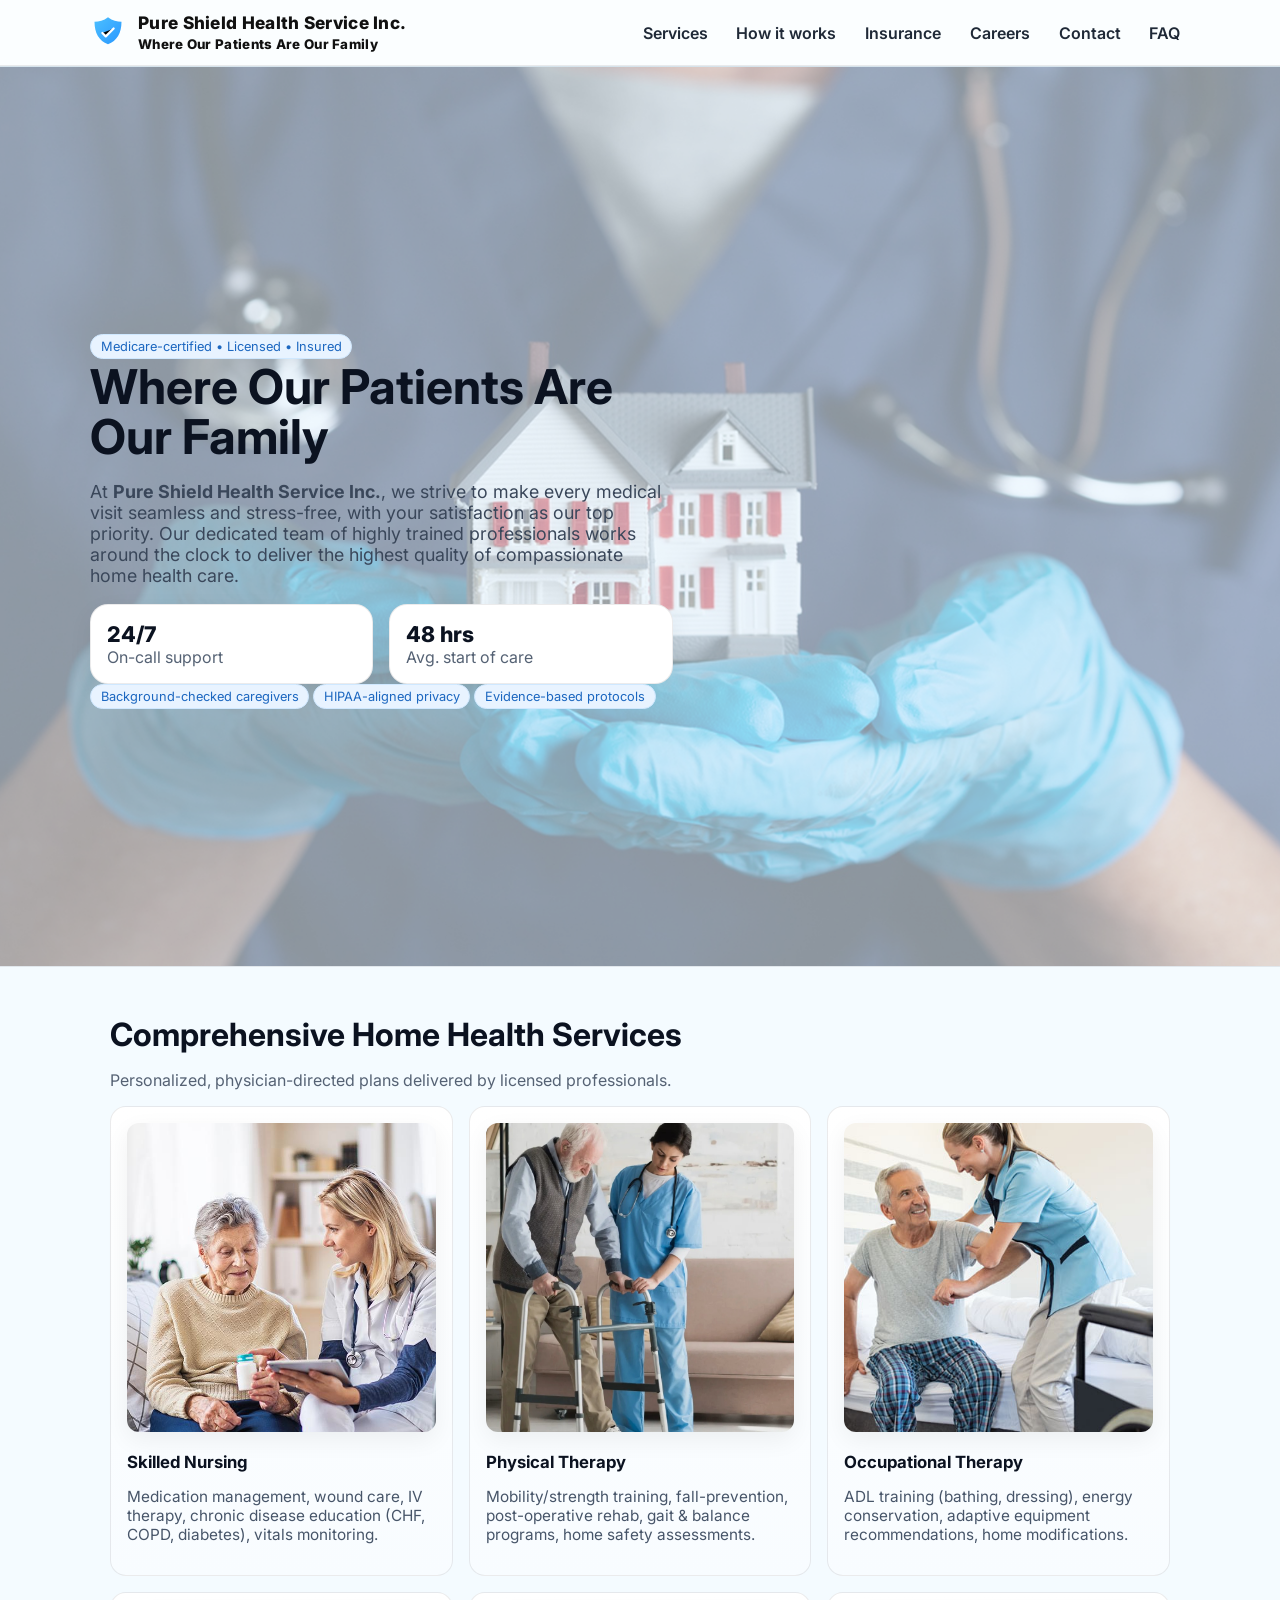
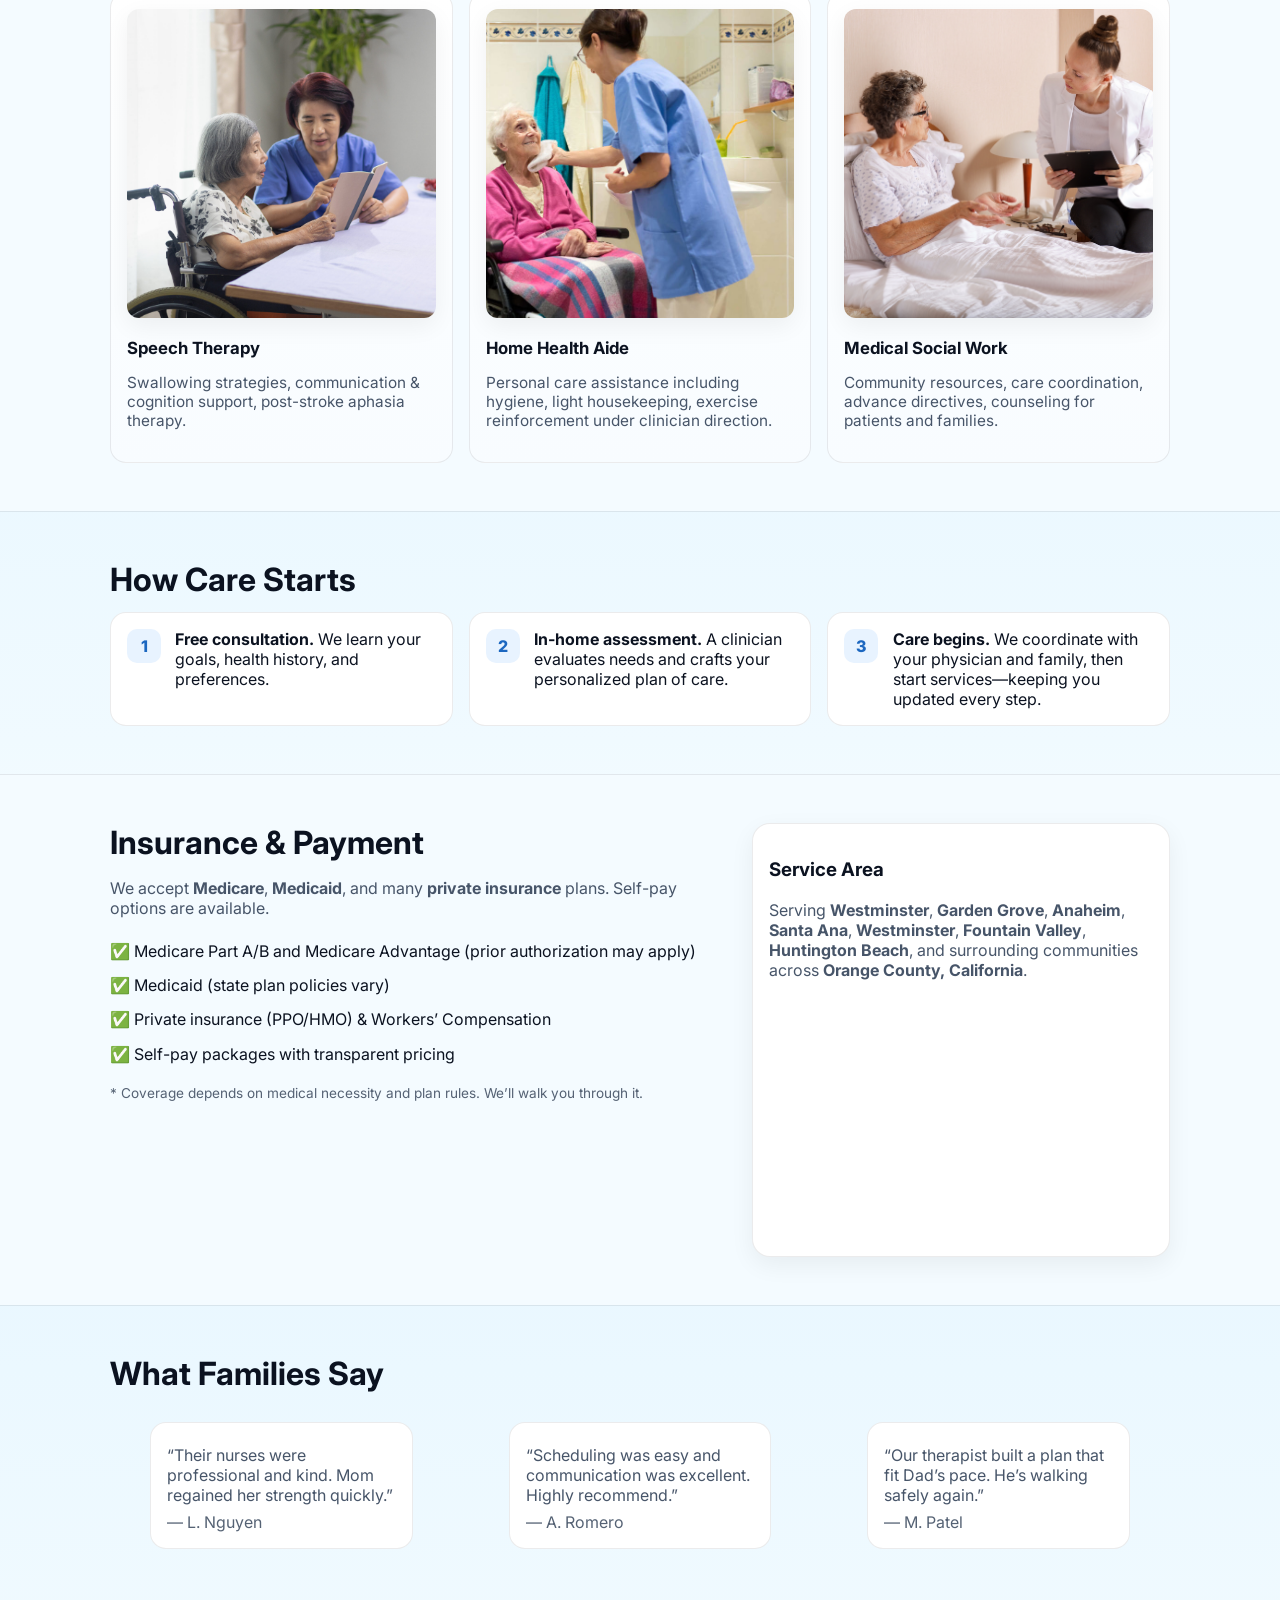
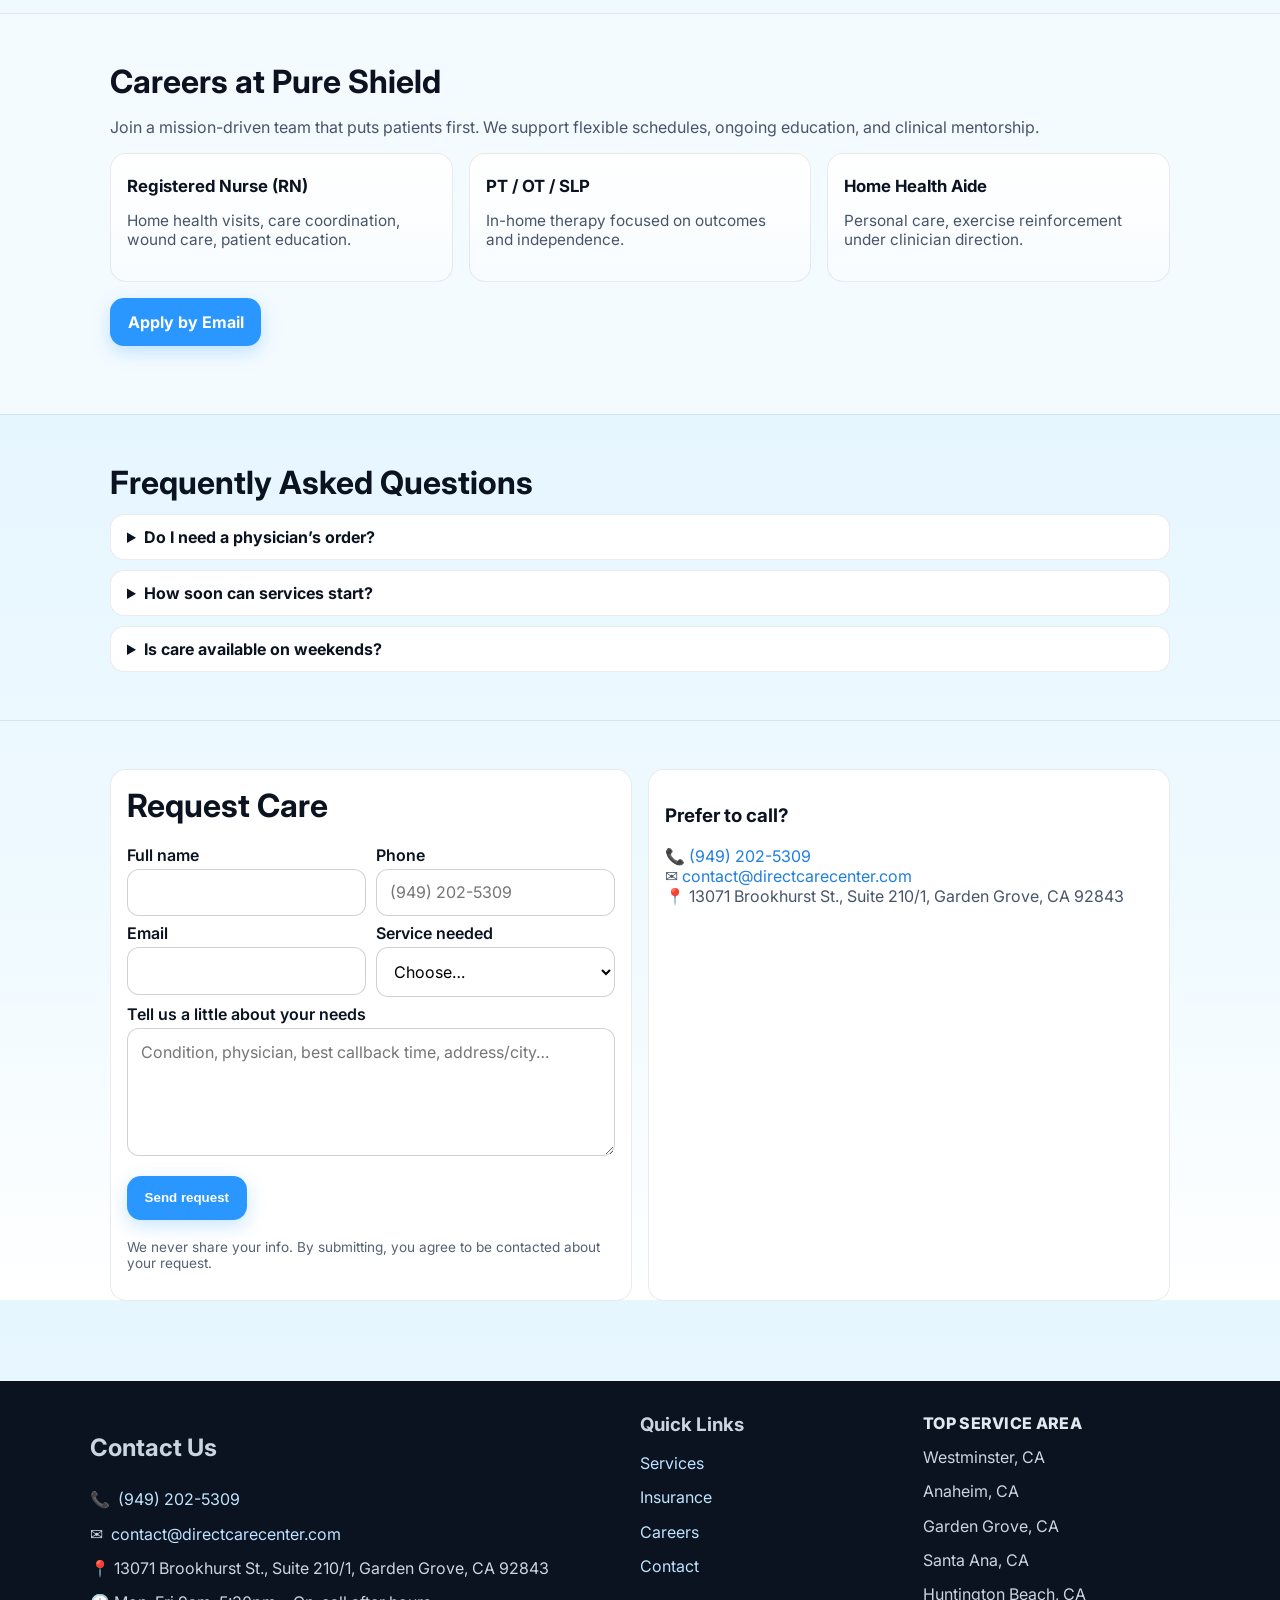
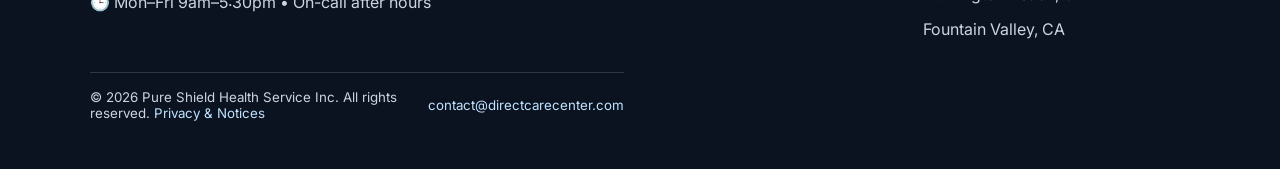
<file: index.html>
<!doctype html>
<html lang="en">
<head>
  <meta charset="utf-8" />
  <meta name="viewport" content="width=device-width, initial-scale=1" />
  <title>Pure Shield Health Service Inc. — Home Health Care</title>
  <meta name="description" content="Pure Shield Health Service Inc. provides compassionate, high-quality home health care: skilled nursing, therapy, chronic care, post-surgery recovery, and more." />
  <meta name="theme-color" content="#e6f6ff" />
  <link rel="preconnect" href="https://fonts.googleapis.com" />
  <link rel="preconnect" href="https://fonts.gstatic.com" crossorigin />
  <link href="https://fonts.googleapis.com/css2?family=Inter:wght@400;500;600;700;800&display=swap" rel="stylesheet" />
  <link rel="stylesheet" href="style.css" />
</head>
<body>
  <a href="#main" class="skip">Skip to content</a>

  <!-- Header / Nav -->
  <header>
    <div class="container nav" id="nav">
      <a href="#" class="brand" aria-label="Pure Shield Health Service Inc. home">
        <svg class="logo" viewBox="0 0 64 64" aria-hidden="true">
          <defs>
            <linearGradient id="g" x1="0" y1="0" x2="1" y2="1">
              <stop offset="0%" stop-color="#4cc0ff"/>
              <stop offset="100%" stop-color="#2997ff"/>
            </linearGradient>
          </defs>
          <path d="M32 4c8 6 16 8 24 8 0 20-8 34-24 40C16 46 8 32 8 12c8 0 16-2 24-8z" fill="url(#g)"/>
          <path d="M22 32l6 6 14-14" stroke="#fff" stroke-width="4" stroke-linecap="round" stroke-linejoin="round"/>
        </svg>
        <div>
          <div class="brand-name">Pure Shield Health Service Inc.</div>
          <small>Where Our Patients Are Our Family</small>
        </div>
      </a>

      <nav class="nav-links" aria-label="Primary">
        <a href="#services">Services</a>
        <a href="#about">How it works</a>
        <a href="#insurance">Insurance</a>
        <a href="#careers">Careers</a>
        <a href="#contact">Contact</a>
        <a href="#faq">FAQ</a>
      </nav>

      <button class="mobile-toggle" id="mobileToggle" aria-label="Toggle navigation">
        <svg width="28" height="28" viewBox="0 0 24 24" fill="none" stroke="currentColor" stroke-width="2"
             stroke-linecap="round" stroke-linejoin="round" aria-hidden="true">
          <line x1="3" y1="12" x2="21" y2="12"/>
          <line x1="3" y1="6" x2="21" y2="6"/>
          <line x1="3" y1="18" x2="21" y2="18"/>
        </svg>
      </button>
    </div>
  </header>

  <main id="main">
    <!-- HERO -->
    <section class="hero">
      <div class="container wrap">
        <div>
          <span class="badge">Medicare-certified • Licensed • Insured</span>
          <h1>Where Our Patients Are Our Family</h1>
          <p class="lead">
            At <strong>Pure Shield Health Service Inc.</strong>, we strive to make every medical visit seamless and stress-free, with your satisfaction as our top priority. 
            Our dedicated team of highly trained professionals works around the clock to deliver the highest quality of compassionate home health care.
          </p>
          <!-- <div class="cta-row">
            <a class="btn" href="#contact">Schedule a Free Assessment</a>
            <a class="btn secondary" href="tel:+19492025309">Call: (949) 202-5309</a>
          </div> -->

          <div class="hero-cards">
            <div class="card"><div class="k">24/7</div><div class="muted">On-call support</div></div>
            <div class="card"><div class="k">48 hrs</div><div class="muted">Avg. start of care</div></div>
            <!-- <div class="card"><div class="k">250+</div><div class="muted">Patients served</div></div> -->
          </div>

          <div class="trust">
            <span class="badge">Background-checked caregivers</span>
            <span class="badge">HIPAA-aligned privacy</span>
            <span class="badge">Evidence-based protocols</span>
          </div>
        </div>

        <!-- <figure class="hero-img">
          <img src="https://images.unsplash.com/photo-1580281657527-47f249e8f88b?q=80&w=1200&auto=format&fit=crop"
               alt="Nurse supporting an elderly patient at home">
        </figure> -->
      </div>
    </section>

<!-- SERVICES -->
<section id="services">
  <div class="container">
    <h2>Comprehensive Home Health Services</h2>
    <p class="muted">Personalized, physician-directed plans delivered by licensed professionals.</p>

    <div class="grid cols-3">
      <div class="service">
        <img src="./images/RN.jpg" alt="Skilled Nursing">
        <h3>Skilled Nursing</h3>
        <p>Medication management, wound care, IV therapy, chronic disease education (CHF, COPD, diabetes), vitals monitoring.</p>
      </div>
      <div class="service">
        <img src="./images/PT.jpg" alt="Physical Therapy">
        <h3>Physical Therapy</h3>
        <p>Mobility/strength training, fall-prevention, post-operative rehab, gait & balance programs, home safety assessments.</p>
      </div>
      <div class="service">
        <img src="./images/OT.jpg" alt="Occupational Therapy">
        <h3>Occupational Therapy</h3>
        <p>ADL training (bathing, dressing), energy conservation, adaptive equipment recommendations, home modifications.</p>
      </div>
      <div class="service">
        <img src="./images/ST.jpeg" alt="Speech Therapy">
        <h3>Speech Therapy</h3>
        <p>Swallowing strategies, communication & cognition support, post-stroke aphasia therapy.</p>
      </div>
      <div class="service">
        <img src="./images/HHA.jpg" alt="Home Health Aide">
        <h3>Home Health Aide</h3>
        <p>Personal care assistance including hygiene, light housekeeping, exercise reinforcement under clinician direction.</p>
      </div>
      <div class="service">
        <img src="./images/SSW.jpg" alt="Medical Social Work">
        <h3>Medical Social Work</h3>
        <p>Community resources, care coordination, advance directives, counseling for patients and families.</p>
      </div>
    </div>
  </div>
</section>


    <!-- HOW IT WORKS -->
    <section id="about">
      <div class="container">
        <h2>How Care Starts</h2>
        <div class="steps">
          <div class="step"><div class="num">1</div><div><strong>Free consultation.</strong> We learn your goals, health history, and preferences.</div></div>
          <div class="step"><div class="num">2</div><div><strong>In-home assessment.</strong> A clinician evaluates needs and crafts your personalized plan of care.</div></div>
          <div class="step"><div class="num">3</div><div><strong>Care begins.</strong> We coordinate with your physician and family, then start services—keeping you updated every step.</div></div>
        </div>
      </div>
    </section>

    <!-- INSURANCE -->
    <section id="insurance">
      <div class="container ins">
        <div>
          <h2>Insurance & Payment</h2>
          <p>We accept <strong>Medicare</strong>, <strong>Medicaid</strong>, and many <strong>private insurance</strong> plans. Self-pay options are available.</p>
          <ul class="list">
            <li>✅ Medicare Part A/B and Medicare Advantage (prior authorization may apply)</li>
            <li>✅ Medicaid (state plan policies vary)</li>
            <li>✅ Private insurance (PPO/HMO) & Workers’ Compensation</li>
            <li>✅ Self-pay packages with transparent pricing</li>
          </ul>
          <p class="help">* Coverage depends on medical necessity and plan rules. We’ll walk you through it.</p>
        </div>

        <div class="card">
          <h3>Service Area</h3>
          <p>Serving <strong>Westminster</strong>, <strong>Garden Grove</strong>, <strong>Anaheim</strong>, <strong>Santa Ana</strong>, <strong>Westminster</strong>, <strong>Fountain Valley</strong>, <strong>Huntington Beach</strong>, and surrounding communities across <strong>Orange County, California</strong>.</p>
          <!-- Optional Google Map: replace CITY and API key if you want to use it -->
          <iframe 
              src="https://www.google.com/maps/embed?pb=!1m18!1m12!1m3!1d3311.657529319314!2d-117.940565!3d33.773905!2m3!1f0!2f0!3f0!3m2!1i1024!2i768!4f13.1!3m3!1m2!1s0x80dd2b726b8f0a43%3A0x7e97a8a4a4b4f2f!2sGarden%20Grove%2C%20CA!5e0!3m2!1sen!2sus!4v1693298290203"
              width="100%" height="240" style="border:0;border-radius:12px;" allowfullscreen="" loading="lazy">
            </iframe>

        </div>
      </div>
    </section>

    <!-- TESTIMONIALS -->
    <section>
      <div class="container">
        <h2>What Families Say</h2>
        <div class="testimonials">
          <figure class="quote">
            <p>“Their nurses were professional and kind. Mom regained her strength quickly.”</p>
            <figcaption class="muted">— L. Nguyen</figcaption>
          </figure>
          <figure class="quote">
            <p>“Scheduling was easy and communication was excellent. Highly recommend.”</p>
            <figcaption class="muted">— A. Romero</figcaption>
          </figure>
          <figure class="quote">
            <p>“Our therapist built a plan that fit Dad’s pace. He’s walking safely again.”</p>
            <figcaption class="muted">— M. Patel</figcaption>
          </figure>
        </div>
      </div>
    </section>

    <!-- CAREERS -->
    <section id="careers">
      <div class="container">
        <h2>Careers at Pure Shield</h2>
        <p>Join a mission-driven team that puts patients first. We support flexible schedules, ongoing education, and clinical mentorship.</p>
        <div class="grid cols-3">
          <div class="service"><h3>Registered Nurse (RN)</h3><p>Home health visits, care coordination, wound care, patient education.</p></div>
          <div class="service"><h3>PT / OT / SLP</h3><p>In-home therapy focused on outcomes and independence.</p></div>
          <div class="service"><h3>Home Health Aide</h3><p>Personal care, exercise reinforcement under clinician direction.</p></div>
        </div>
        <div class="cta-row">
          <a class="btn" href="mailto:contact@directcarecenter.com">Apply by Email</a>
          <!-- <a class="btn secondary" href="#contact">Ask About Openings</a> -->
        </div>
      </div>
    </section>

    <!-- FAQ -->
    <section id="faq">
      <div class="container">
        <h2>Frequently Asked Questions</h2>
        <div class="faq">
          <details>
            <summary>Do I need a physician’s order?</summary>
            <p>Most home health services require a physician’s order and a qualifying medical need. We’ll coordinate with your provider.</p>
          </details>
          <details>
            <summary>How soon can services start?</summary>
            <p>Many patients begin within 24–72 hours after insurance verification and physician approval.</p>
          </details>
          <details>
            <summary>Is care available on weekends?</summary>
            <p>Yes. Visit schedules are based on clinical needs. After-hours on-call support is available.</p>
          </details>
        </div>
      </div>
    </section>
  </main>

  <section id="contact">
  <div class="container contact">
    <!-- Form card -->
    <div class="contact-card">
      <h2>Request Care</h2>

      <form id="contactForm" novalidate>
        <div class="row">
          <div>
            <label for="name">Full name</label>
            <input id="name" name="name" autocomplete="name" required />
            <div class="error" data-error-for="name"></div>
          </div>

          <div>
            <label for="phone">Phone</label>
            <input id="phone" name="phone" inputmode="tel" placeholder="(949) 202-5309" required />
            <div class="error" data-error-for="phone"></div>
          </div>
        </div>

        <div class="row">
          <div>
            <label for="email">Email</label>
            <input id="email" name="email" type="email" autocomplete="email" required />
            <div class="error" data-error-for="email"></div>
          </div>

          <div>
            <label for="service">Service needed</label>
            <select id="service" name="service" required>
              <option value="">Choose…</option>
              <option>Skilled Nursing</option>
              <option>Physical Therapy</option>
              <option>Occupational Therapy</option>
              <option>Speech Therapy</option>
              <option>Home Health Aide</option>
              <option>Medical Social Work</option>
            </select>
            <div class="error" data-error-for="service"></div>
          </div>
        </div>

        <label for="message">Tell us a little about your needs</label>
        <textarea id="message" name="message" rows="5" placeholder="Condition, physician, best callback time, address/city…"></textarea>

        <!-- Honeypot for spam bots (leave blank) -->
        <input type="text" name="website" class="hide" tabindex="-1" autocomplete="off" />

        <!-- Optional metadata -->
        <input type="hidden" name="_subject" value="New Home Health Inquiry" />
        <input type="hidden" name="source" value="Website contact form" />

        <div class="cta-row">
          <button class="btn" type="submit">Send request</button>
          <span id="formStatus" class="help hide">Sending…</span>
        </div>
      </form>

      <p class="help">We never share your info. By submitting, you agree to be contacted about your request.</p>
    </div>

    <!-- Helpful contact card -->
    <div class="contact-card">
      <h3>Prefer to call?</h3>
      <p>
        📞 <a href="tel:+19492025309">(949) 202-5309</a><br/>
        ✉️ <a href="mailto:contact@directcarecenter.com">contact@directcarecenter.com</a><br/>
        📍 13071 Brookhurst St., Suite 210/1, Garden Grove, CA 92843
      </p>
    </div>
  </div>
</section>

  <!-- Footer -->
  <footer id="site-footer">
    <div class="container foot">
      <div>
        <h2>Contact Us</h2>
          <ul class="list">
            <li>📞 <a href="tel:+19492025309">(949) 202-5309</a></li>
            <li>✉️ <a href="mailto:contact@directcarecenter.com">contact@directcarecenter.com</a></li>
            <li>📍 13071 Brookhurst St., Suite 210/1, Garden Grove, CA 92843</li>
            <li>🕒 Mon–Fri 9am–5:30pm • On-call after hours</li>
          </ul>
      </div>

      <div>
        <h3 class="foot-h">Quick Links</h3>
        <ul class="list">
          <li><a href="#services">Services</a></li>
          <li><a href="#insurance">Insurance</a></li>
          <li><a href="#careers">Careers</a></li>
          <li><a href="#contact">Contact</a></li>
        </ul>
      </div>

      <!-- <div>
        <h3 class="foot-h">Newsletter</h3>
        <form class="sub" id="newsletter">
          <input type="email" placeholder="you@example.com" aria-label="Email" required />
          <button class="btn" type="submit">Sign up</button>
        </form>
        <small>We send occasional updates. Unsubscribe anytime.</small>
      </div> -->

      <div class="foot-h">
      <div>
        <div class="brand brand-footer">
          <div>
            <div>TOP SERVICE AREA</div>
          </div>
        </div>
        <ul class="list">
          <li>Westminster, CA</li>
          <li>Anaheim, CA</li>
          <li>Garden Grove, CA</li>
          <li>Santa Ana, CA</li>
          <li>Huntington Beach, CA</li>
          <li>Fountain Valley, CA</li>
        </ul>
      </div>
    </div>

    <div class="container end">
      <small>© <span id="year"></span> Pure Shield Health Service Inc. All rights reserved. <a href="#" id="openPrivacy">Privacy & Notices</a></small>
      <small><a href="mailto:contact@directcarecenter.com">contact@directcarecenter.com</a></small>
    </div>
  </footer>

  <!-- Privacy Modal -->
  <dialog id="privacyDialog" class="modal">
    <div class="modal-head">
      <h3>Privacy & Non-Discrimination Notice</h3>
    </div>
    <div class="modal-body">
      <p>We protect your personal health information in alignment with HIPAA. We do not discriminate on the basis of race, color, national origin, age, disability, or sex. Language assistance services are available.</p>
      <p class="help">Replace this text with your official policies and contact for grievances.</p>
    </div>
    <div class="modal-foot">
      <button class="btn secondary" id="closePrivacy">Close</button>
    </div>
  </dialog>

  <script>
  // Mobile nav
  const nav = document.getElementById('nav');
  document.getElementById('mobileToggle').addEventListener('click', () => {
    nav.classList.toggle('is-open');
  });

  // Year stamp
  document.getElementById('year').textContent = new Date().getFullYear();

  // Privacy modal
  const dialog = document.getElementById('privacyDialog');
  document.getElementById('openPrivacy').addEventListener('click', (e)=>{e.preventDefault(); dialog.showModal();});
  document.getElementById('closePrivacy').addEventListener('click', ()=> dialog.close());

  // ---------- Contact form (AJAX to Formspree) ----------
  const f = document.getElementById('contactForm');
  const status = document.getElementById('formStatus');
  const setErr = (id,msg)=>{ const el = document.querySelector(`[data-error-for="${id}"]`); if(el){el.textContent = msg||'';} };

  if (f) {
    f.addEventListener('submit', async (e) => {
      e.preventDefault();
      status.classList.remove('hide');
      status.textContent = 'Sending…';

      // basic validation
      let ok = true;
      const name = f.name.value.trim();
      const phone = f.phone.value.trim();
      const email = f.email.value.trim();
      const service = f.service.value;

      setErr('name',''); setErr('phone',''); setErr('email',''); setErr('service','');

      if (!name){ setErr('name','Please enter a name.'); ok=false; }
      if (!/\d{3}.*\d{3}.*\d{4}/.test(phone)){ setErr('phone','Please enter a valid phone.'); ok=false; }
      if (!/^[^\s@]+@[^\s@]+\.[^\s@]+$/.test(email)){ setErr('email','Please enter a valid email.'); ok=false; }
      if (!service){ setErr('service','Please choose a service.'); ok=false; }

      // honeypot (anti-spam)
      if (f.website && f.website.value){ return; }

      if (!ok){ status.classList.add('hide'); return; }

      try {
        // 🔁 REPLACE with your Formspree endpoint ID
        const FORM_ENDPOINT = 'https://formspree.io/f/mvgbjkwn'; // <-- put your ID here

        const data = new FormData(f);
        const resp = await fetch(FORM_ENDPOINT, {
          method: 'POST',
          headers: { 'Accept': 'application/json' },
          body: data
        });

        if (resp.ok) {
          status.textContent = 'Request sent! We will contact you shortly.';
          f.reset();
        } else {
          const j = await resp.json().catch(()=> ({}));
          status.textContent = j?.errors?.[0]?.message || 'Something went wrong. Please call or email us.';
        }
      } catch {
        status.textContent = 'Network error. Please call or email us.';
      } finally {
        setTimeout(()=> status.classList.add('hide'), 4000);
      }
    });
  }

  // Protect newsletter handler if the form is commented out
  const newsletter = document.getElementById('newsletter');
  if (newsletter) {
    newsletter.addEventListener('submit', (e)=>{
      e.preventDefault();
      alert('Thanks for subscribing!');
      e.target.reset();
    });
  }
</script>
</body>
</html>
</file>
<file: style.css>
:root{
  /* Light blue theme */
  --bg: #e6f6ff;            /* page background */
  --bg-accent: #f4fbff;     /* panels/sections */
  --ink: #0b1220;           /* near-black text */
  --muted: #556274;         /* muted text */
  --brand: #2997ff;         /* primary blue */
  --brand-500: #4cc0ff;     /* lighter blue */
  --brand-600: #1f7fe0;     /* darker blue */
  --ring: rgba(41,151,255,.35);
  --card: #ffffff;
  --border: rgba(2,6,23,.08);
  --shadow: 0 8px 24px rgba(2,6,23,.06);
  --danger: #d11e27;
}

*{box-sizing:border-box}
html,body{height:100%}
body{
  margin:0;
  font-family:Inter,system-ui,-apple-system,Segoe UI,Roboto,Arial,sans-serif;
  color:var(--ink);
  background:linear-gradient(180deg, var(--bg) 0%, #f0faff 60%, #ffffff 100%);
}

img{max-width:100%;height:auto}
a{color:var(--brand-600);text-decoration:none}
a:hover{text-decoration:underline}
.skip{position:absolute;left:-9999px;top:-9999px}
.skip:focus{left:10px;top:10px;background:#fff;padding:.35rem .6rem;border-radius:8px;box-shadow:var(--shadow)}

.container{max-width:1100px;margin:0 auto;padding:0 20px}

/* Buttons & UI */
.btn{
  display:inline-flex;gap:.55rem;align-items:center;justify-content:center;
  border:0;border-radius:14px;padding:.9rem 1.1rem;font-weight:700;
  background:var(--brand);color:#fff;box-shadow:0 6px 18px rgba(41,151,255,.25);
  transition:transform .06s ease,box-shadow .2s ease
}
.btn:hover{transform:translateY(-1px);text-decoration:none;box-shadow:0 10px 26px rgba(41,151,255,.32)}
.btn.secondary{background:#fff;color:var(--brand);border:1px solid rgba(41,151,255,.25)}
.btn.small{padding:.55rem .8rem;font-size:.95rem}
.badge{
  display:inline-flex;align-items:center;gap:.4rem;border-radius:999px;
  padding:.25rem .6rem;font-size:.8rem;background:#e8f3ff;color:#1c67c0;border:1px solid #cfe8ff
}
.muted{color:var(--muted)}
.hide{display:none}

/* Header */
header{position:sticky;top:0;background:rgba(255,255,255,.85);backdrop-filter:saturate(130%) blur(10px);border-bottom:1px solid var(--border);z-index:50}
.nav{display:flex;align-items:center;justify-content:space-between;padding:.75rem 0}
.brand{display:flex;align-items:center;gap:.75rem;font-weight:800;letter-spacing:.3px;color:#111}
.brand:hover{text-decoration:none}
.brand .logo{width:36px;height:36px}
.brand-name{font-size:1.08rem}
.nav-links{display:flex;gap:.6rem;align-items:center}
.nav-links a{font-weight:600;color:#1f2937;padding:.5rem .6rem;border-radius:10px}
.nav-links a:hover{background:rgba(41,151,255,.08);text-decoration:none}
.mobile-toggle{display:none;background:transparent;border:0}
.nav.is-open .nav-links{
  display:flex;flex-direction:column;align-items:flex-start;background:#fff;position:absolute;left:0;right:0;top:62px;padding:1rem;border-bottom:1px solid var(--border)
}

/* Hero */
.hero{position:relative;overflow:hidden}
.hero::before{
  content:"";position:absolute;inset:-30% -10% auto -10%;height:120%;
  background:
    radial-gradient(60% 60% at 30% 20%, rgba(76,192,255,.35), transparent 60%),
    radial-gradient(60% 60% at 80% 0%, rgba(41,151,255,.25), transparent 60%);
  z-index:-1
}
.hero .wrap{display:grid;grid-template-columns:1.2fr 1fr;gap:2rem;align-items:center;padding:3rem 0 2.4rem}
h1{font-size:clamp(2rem,4vw,3rem);line-height:1.05;margin:.2rem 0 .6rem}
.lead{font-size:clamp(1rem,1.4vw,1.15rem);color:#3a475a;max-width:58ch}
.cta-row{display:flex;gap:.6rem;margin:1rem 0 1.2rem;flex-wrap:wrap}
.hero-cards{display:grid;grid-template-columns:repeat(2,1fr);gap:1rem;margin-top:1rem}
.card{background:var(--card);border:1px solid var(--border);border-radius:18px;padding:1rem;box-shadow:var(--shadow)}
.card .k{font-weight:800;font-size:1.35rem}
/* .hero-img{border-radius:22px;overflow:hidden;border:1px solid var(--border);box-shadow:0 24px 55px rgba(15,23,42,.12)} */

/* Hero background slideshow */
.hero {
  position: relative;
  overflow: hidden;
  height: 100vh; /* full screen hero */
  display: flex;
  align-items: center;
  background: url("./images/BG.jpg") no-repeat center center/cover;
  color: var(--ink);
}

.hero::before {
  content: "";
  position: absolute;
  inset: 0;
  background: rgba(230,246,255,0.6); /* soft overlay for readability */
  z-index: 0;
}

.hero .wrap {
  position: relative;
  z-index: 1; /* keep text above overlay */
}


/* Sections */
section{padding:3rem 0;border-top:1px solid var(--border)}
section:nth-of-type(even){background:var(--bg-accent)}
section h2{font-size:clamp(1.6rem,2.5vw,2rem);margin:0 0 .8rem}
section p{color:#475569}

/* Services */
.grid{display:grid;gap:1rem}
.grid.cols-3{grid-template-columns:repeat(3,1fr)}
.service{padding:1rem;border-radius:16px;background:linear-gradient(180deg,#fff,#f8fcff);border:1px solid var(--border)}
.service h3{margin:.4rem 0 .25rem;font-size:1.05rem}
.service p{font-size:.96rem}

.service img {
  width: 100%;
  aspect-ratio: 1/1;   /* force square */
  object-fit: cover;
  border-radius: 12px;
  box-shadow: var(--shadow);
  margin-bottom: 0.6rem;
}


/* Steps */
.steps{display:grid;grid-template-columns:repeat(3,1fr);gap:1rem}
.step{background:#fff;border:1px solid var(--border);border-radius:16px;padding:1rem;display:flex;gap:.9rem}
.step .num{flex:0 0 34px;height:34px;border-radius:10px;background:#e8f3ff;color:#1c67c0;display:grid;place-items:center;font-weight:800}

/* Insurance */
.ins{display:grid;grid-template-columns:1.5fr 1fr;gap:1rem}
.list{list-style:none;padding:0;margin:.4rem 0 0}
.list li{display:flex;gap:.5rem;align-items:flex-start;padding:.45rem 0}

/* Testimonials */
.testimonials{display:grid;grid-template-columns:repeat(3,1fr);gap:1rem}
.quote{background:#fff;border:1px solid var(--border);border-radius:16px;padding:1rem}
.quote p{margin:.4rem 0}

/* FAQ */
.faq{display:grid;grid-template-columns:1fr;gap:.6rem}
.faq details{background:#fff;border:1px solid var(--border);border-radius:14px;padding:.75rem 1rem}
.faq summary{font-weight:700;cursor:pointer}

/* Contact */
.contact{display:grid;grid-template-columns:1fr 1fr;gap:1rem}
.contact-card{background:#fff;border:1px solid var(--border);border-radius:16px;padding:1rem}
form .row{display:grid;grid-template-columns:1fr 1fr;gap:.6rem}
label{display:block;font-weight:600;margin:.45rem 0 .25rem}
input,select,textarea{
  width:100%;padding:.8rem;border-radius:12px;border:1px solid rgba(2,6,23,.18);
  font:inherit;background:#fff
}
input:focus,select:focus,textarea:focus{outline:3px solid var(--ring);border-color:var(--brand)}
.help{font-size:.85rem;color:var(--muted)}
.error{color:var(--danger);font-size:.85rem}

/* Footer */
footer{background:#0b1220;color:#cbd5e1;margin-top:2rem}
footer a{color:#bfe3ff}
.foot{display:grid;grid-template-columns:2fr 1fr 1fr;gap:1rem;padding:2rem 0}
.sub{display:flex;gap:.4rem}
.sub input{flex:1}
.foot-h{margin:0 0 .6rem}
.brand-footer{color:#e2e8f0}
.end{border-top:1px solid rgba(148,163,184,.25);display:flex;justify-content:space-between;align-items:center;padding:1rem 0}

/* Responsive */
@media (max-width: 960px){
  .hero .wrap{grid-template-columns:1fr}
  .hero-cards{grid-template-columns:1fr 1fr}
  .grid.cols-3{grid-template-columns:repeat(2,1fr)}
  .steps{grid-template-columns:1fr}
  .ins{grid-template-columns:1fr}
  .testimonials{grid-template-columns:1fr}
  .contact{grid-template-columns:1fr}
  .foot{grid-template-columns:1fr}
  .nav-links{display:none}
  .mobile-toggle{display:inline-grid;place-items:center}
}
</file>
